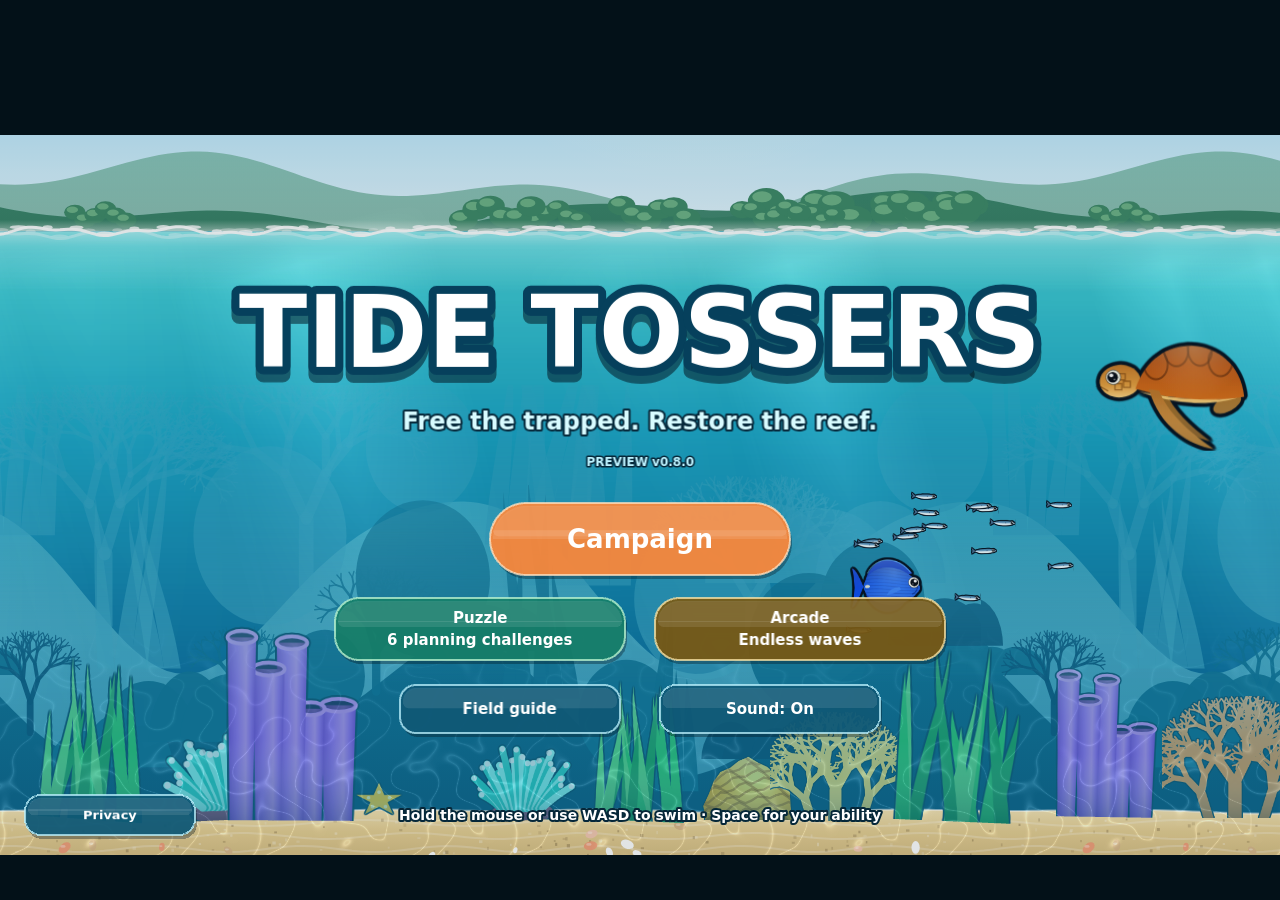
<file: index.html>
<!doctype html>
<html lang="en">
<head>
  <meta charset="utf-8">
  <meta name="viewport" content="width=device-width, initial-scale=1, maximum-scale=1, user-scalable=no, viewport-fit=cover">
  <title>Tide Tossers</title>
  <link rel="stylesheet" href="css/style.css">
  <meta name="theme-color" content="#031118">
  <link rel="manifest" href="manifest.webmanifest">
  <link rel="icon" href="icons/icon-192.png">
  <link rel="apple-touch-icon" href="icons/apple-touch-icon.png">
  <meta name="apple-mobile-web-app-capable" content="yes">
  <meta name="mobile-web-app-capable" content="yes">
  <meta name="apple-mobile-web-app-status-bar-style" content="black-translucent">
  <meta name="apple-mobile-web-app-title" content="Tide Tossers">
</head>
<body>
  <div id="game"></div>
<div id="rotate" role="alert"><div class="phone"></div><div><strong>Turn your phone sideways</strong>Tide Tossers plays in landscape.</div></div>
  <noscript>Tide Tossers needs JavaScript.</noscript>
  <script src="vendor/phaser.min.js"></script>
  <script src="js/config.js"></script>
  <script src="assets/manifest.js"></script>
  <script src="js/levels.js"></script>
  <script src="js/puzzles.js"></script>
  <script src="js/arcade.js"></script>
  <script src="js/guide.js"></script>
  <script src="js/save.js"></script>
  <script src="js/audio.js"></script>
  <script src="js/art.js"></script>
  <script src="js/water.js"></script>
  <script src="js/scenery.js"></script>
  <script src="js/player.js"></script>
  <script src="js/controls.js"></script>
  <script src="js/entities.js"></script>
  <script src="js/ocean.js"></script>
  <script src="js/tutorial.js"></script>
  <script src="js/scenes/ui.js"></script>
  <script src="js/scenes/menus.js"></script>
  <script src="js/scenes/game.js"></script>
  <script src="js/main.js"></script>
  <script>
    if ('serviceWorker' in navigator && location.protocol !== 'file:' && !window.Capacitor) {
      window.addEventListener('load', function () { navigator.serviceWorker.register('sw.js').catch(function () {}); });
    }
  </script>
</body>
</html>
</file>
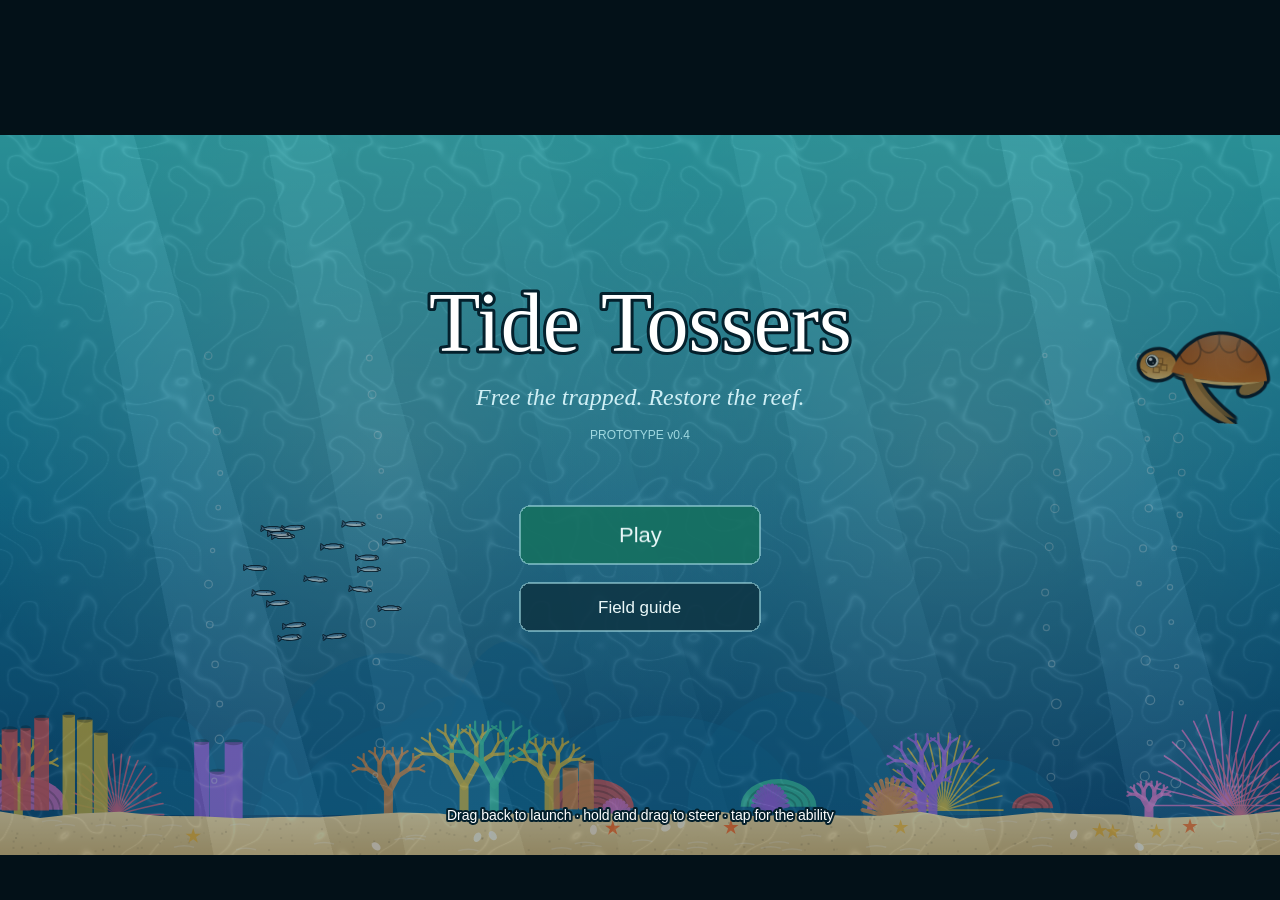
<file: v0.4/index.html>
<!doctype html>
<html lang="en">
<head>
  <meta charset="utf-8">
  <meta name="viewport" content="width=device-width, initial-scale=1, maximum-scale=1, user-scalable=no, viewport-fit=cover">
  <title>Tide Tossers</title>
  <link rel="stylesheet" href="css/style.css">
  <meta name="theme-color" content="#031118">
  <link rel="manifest" href="../manifest.webmanifest">
  <link rel="icon" href="../icons/icon-192.png">
  <link rel="apple-touch-icon" href="../icons/apple-touch-icon.png">
  <meta name="apple-mobile-web-app-capable" content="yes">
  <meta name="mobile-web-app-capable" content="yes">
  <meta name="apple-mobile-web-app-status-bar-style" content="black-translucent">
  <meta name="apple-mobile-web-app-title" content="Tide Tossers">
</head>
<body>
  <div id="game"></div>
<div id="rotate" role="alert"><div class="phone"></div><div><strong>Turn your phone sideways</strong>Tide Tossers plays in landscape.</div></div>
  <noscript>Tide Tossers needs JavaScript.</noscript>
  <script src="../vendor/phaser.min.js"></script>
  <script src="js/config.js"></script>
  <script src="assets/manifest.js"></script>
  <script src="js/levels.js"></script>
  <script src="js/guide.js"></script>
  <script src="js/save.js"></script>
  <script src="js/audio.js"></script>
  <script src="js/art.js"></script>
  <script src="js/water.js"></script>
  <script src="js/steering.js"></script>
  <script src="js/entities.js"></script>
  <script src="js/ocean.js"></script>
  <script src="js/tutorial.js"></script>
  <script src="js/scenes/ui.js"></script>
  <script src="js/scenes/menus.js"></script>
  <script src="js/scenes/game.js"></script>
  <script src="js/main.js"></script>
</body>
</html>
</file>
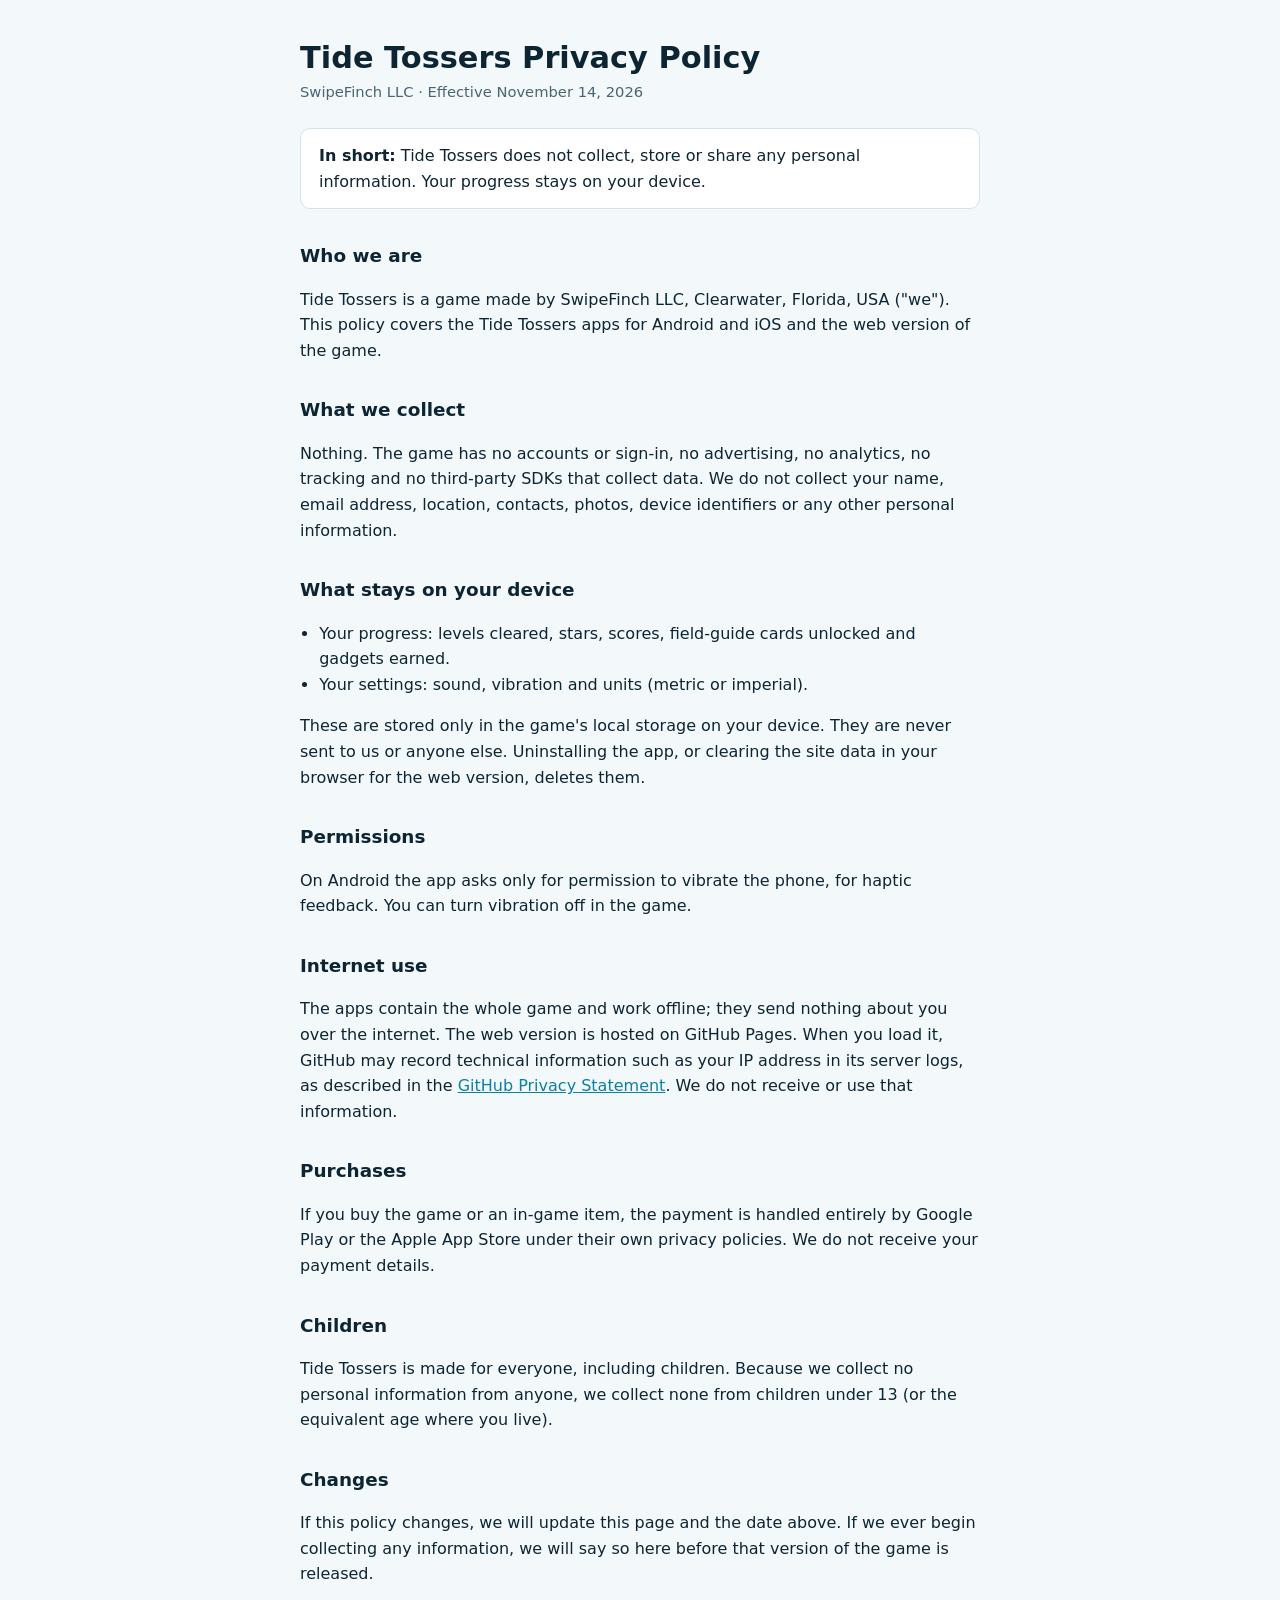
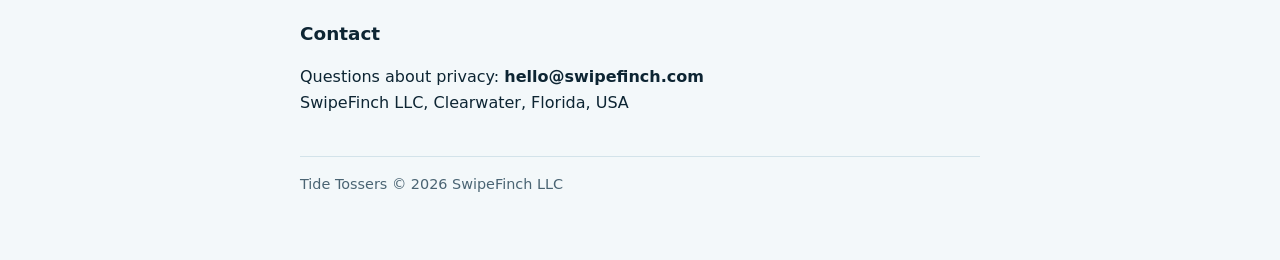
<file: privacy.html>
<!doctype html>
<html lang="en">
<head>
<meta charset="utf-8">
<meta name="viewport" content="width=device-width, initial-scale=1, viewport-fit=cover">
<title>Tide Tossers Privacy Policy</title>
<meta name="description" content="Privacy policy for Tide Tossers, a marine rescue game by SwipeFinch LLC.">
<style>
  /* Layout: one readable column, a calm reef-water palette matching the game */
  :root {
    --bg: #f3f8fa; --fg: #0d2533; --muted: #4a6473; --accent: #0b7fa6; --rule: #d3e3ea; --card: #ffffff;
    --font: system-ui, -apple-system, "Segoe UI", Roboto, sans-serif;
  }
  @media (prefers-color-scheme: dark) {
    :root { --bg: #071a24; --fg: #e3f1f6; --muted: #9db8c4; --accent: #5fd0f2; --rule: #17394a; --card: #0c2532; color-scheme: dark; }
  }
  body { margin: 0; background: var(--bg); color: var(--fg); font: 16px/1.6 var(--font); }
  main { max-width: 680px; margin: 0 auto; padding-block: 40px 64px; padding-left: max(16px, env(safe-area-inset-left, 0px)); padding-right: max(16px, env(safe-area-inset-right, 0px)); }
  h1 { font-size: 1.9rem; line-height: 1.2; margin: 0 0 4px; text-wrap: balance; }
  h2 { font-size: 1.15rem; margin: 32px 0 6px; }
  p, li { color: var(--fg); }
  .meta { color: var(--muted); font-size: .92rem; margin: 0 0 24px; }
  .summary { background: var(--card); border: 1px solid var(--rule); border-radius: 10px; padding: 14px 18px; }
  .summary p { margin: 0; }
  a { color: var(--accent); }
  ul { padding-left: 1.2em; }
  footer { margin-top: 40px; padding-top: 16px; border-top: 1px solid var(--rule); color: var(--muted); font-size: .9rem; }
</style>
</head>
<body>
<main>
  <h1>Tide Tossers Privacy Policy</h1>
  <p class="meta">SwipeFinch LLC · Effective November 14, 2026</p>

  <div class="summary"><p><strong>In short:</strong> Tide Tossers does not collect, store or share any personal information. Your progress stays on your device.</p></div>

  <h2>Who we are</h2>
  <p>Tide Tossers is a game made by SwipeFinch LLC, Clearwater, Florida, USA ("we"). This policy covers the Tide Tossers apps for Android and iOS and the web version of the game.</p>

  <h2>What we collect</h2>
  <p>Nothing. The game has no accounts or sign-in, no advertising, no analytics, no tracking and no third-party SDKs that collect data. We do not collect your name, email address, location, contacts, photos, device identifiers or any other personal information.</p>

  <h2>What stays on your device</h2>
  <ul>
    <li>Your progress: levels cleared, stars, scores, field-guide cards unlocked and gadgets earned.</li>
    <li>Your settings: sound, vibration and units (metric or imperial).</li>
  </ul>
  <p>These are stored only in the game's local storage on your device. They are never sent to us or anyone else. Uninstalling the app, or clearing the site data in your browser for the web version, deletes them.</p>

  <h2>Permissions</h2>
  <p>On Android the app asks only for permission to vibrate the phone, for haptic feedback. You can turn vibration off in the game.</p>

  <h2>Internet use</h2>
  <p>The apps contain the whole game and work offline; they send nothing about you over the internet. The web version is hosted on GitHub Pages. When you load it, GitHub may record technical information such as your IP address in its server logs, as described in the <a href="https://docs.github.com/en/site-policy/privacy-policies/github-general-privacy-statement">GitHub Privacy Statement</a>. We do not receive or use that information.</p>

  <h2>Purchases</h2>
  <p>If you buy the game or an in-game item, the payment is handled entirely by Google Play or the Apple App Store under their own privacy policies. We do not receive your payment details.</p>

  <h2>Children</h2>
  <p>Tide Tossers is made for everyone, including children. Because we collect no personal information from anyone, we collect none from children under 13 (or the equivalent age where you live).</p>

  <h2>Changes</h2>
  <p>If this policy changes, we will update this page and the date above. If we ever begin collecting any information, we will say so here before that version of the game is released.</p>

  <h2>Contact</h2>
  <p>Questions about privacy: <strong>hello@swipefinch.com</strong><br>SwipeFinch LLC, Clearwater, Florida, USA</p>

  <footer>Tide Tossers © 2026 SwipeFinch LLC</footer>
</main>
</body>
</html>
</file>
<file: css/style.css>
html, body {
  margin: 0;
  padding: 0;
  height: 100%;
  background: #031118;
  overflow: hidden;
  touch-action: none;
  -webkit-user-select: none;
  user-select: none;
}
#game {
  width: 100%;
  height: 100%;
  display: flex;
  align-items: center;
  justify-content: center;
}
canvas { display: block; }

/* phone: keep clear of the notch in landscape */
#game { box-sizing: border-box; padding-left: env(safe-area-inset-left, 0px); padding-right: env(safe-area-inset-right, 0px); }
body { -webkit-touch-callout: none; -webkit-tap-highlight-color: transparent; overscroll-behavior: none; }
/* portrait phones: ask for landscape */
#rotate { display: none; position: fixed; inset: 0; z-index: 10; background: #031118; color: #e9f7f8;
  flex-direction: column; align-items: center; justify-content: center; gap: 22px; text-align: center; padding: 24px;
  font: 18px/1.4 "Helvetica Neue", Arial, sans-serif; }
#rotate .phone { width: 46px; height: 78px; border: 3px solid #9fd8e0; border-radius: 9px; animation: tt-turn 2.4s ease-in-out infinite; }
#rotate strong { font: 26px Georgia, "Times New Roman", serif; display: block; margin-bottom: 4px; }
@keyframes tt-turn { 0%, 30% { transform: rotate(0deg); } 60%, 100% { transform: rotate(-90deg); } }
@media (prefers-reduced-motion: reduce) { #rotate .phone { animation: none; transform: rotate(-90deg); } }
@media (orientation: portrait) and (max-width: 900px) { #rotate { display: flex; } }
</file>
<file: v0.4/css/style.css>
html, body {
  margin: 0;
  padding: 0;
  height: 100%;
  background: #031118;
  overflow: hidden;
  touch-action: none;
  -webkit-user-select: none;
  user-select: none;
}
#game {
  width: 100%;
  height: 100%;
  display: flex;
  align-items: center;
  justify-content: center;
}
canvas { display: block; }

/* phone: keep clear of the notch in landscape */
#game { box-sizing: border-box; padding-left: env(safe-area-inset-left, 0px); padding-right: env(safe-area-inset-right, 0px); }
body { -webkit-touch-callout: none; -webkit-tap-highlight-color: transparent; overscroll-behavior: none; }
/* portrait phones: ask for landscape */
#rotate { display: none; position: fixed; inset: 0; z-index: 10; background: #031118; color: #e9f7f8;
  flex-direction: column; align-items: center; justify-content: center; gap: 22px; text-align: center; padding: 24px;
  font: 18px/1.4 "Helvetica Neue", Arial, sans-serif; }
#rotate .phone { width: 46px; height: 78px; border: 3px solid #9fd8e0; border-radius: 9px; animation: tt-turn 2.4s ease-in-out infinite; }
#rotate strong { font: 26px Georgia, "Times New Roman", serif; display: block; margin-bottom: 4px; }
@keyframes tt-turn { 0%, 30% { transform: rotate(0deg); } 60%, 100% { transform: rotate(-90deg); } }
@media (prefers-reduced-motion: reduce) { #rotate .phone { animation: none; transform: rotate(-90deg); } }
@media (orientation: portrait) and (max-width: 900px) { #rotate { display: flex; } }
</file>
